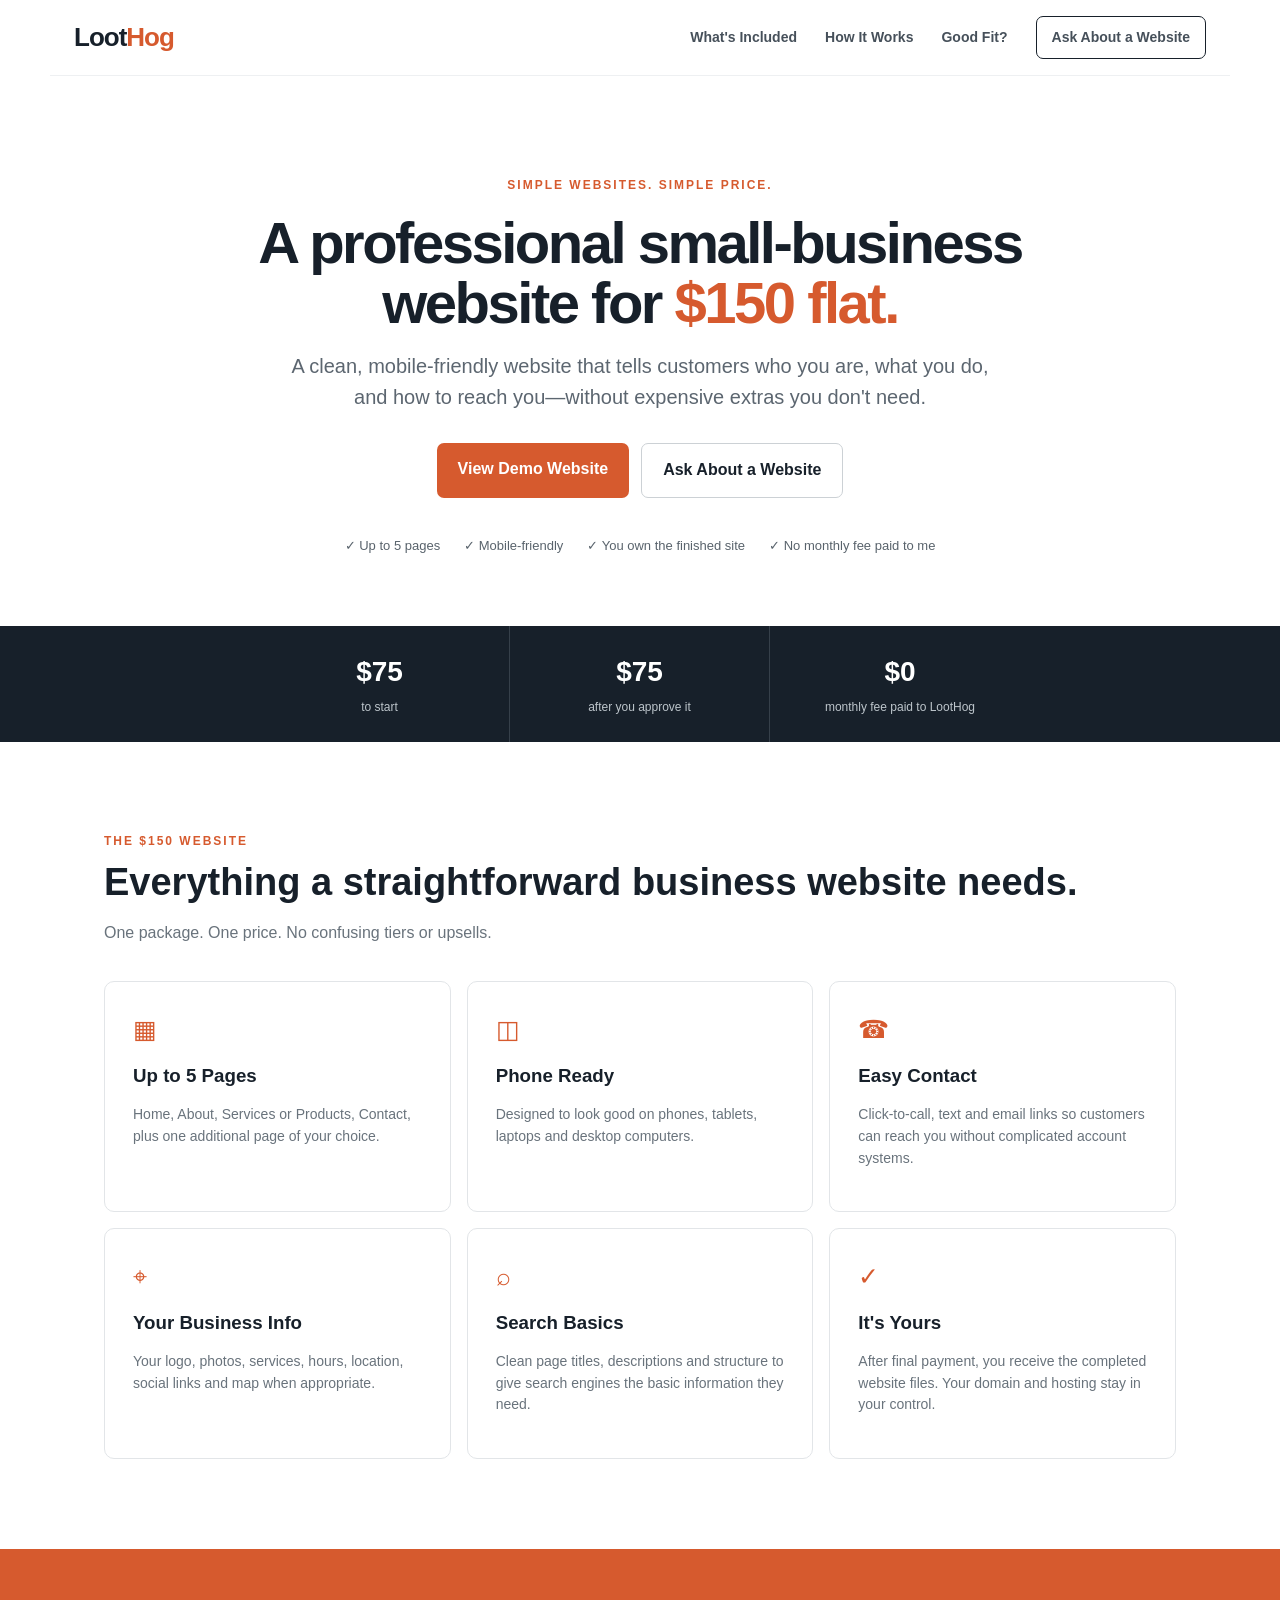
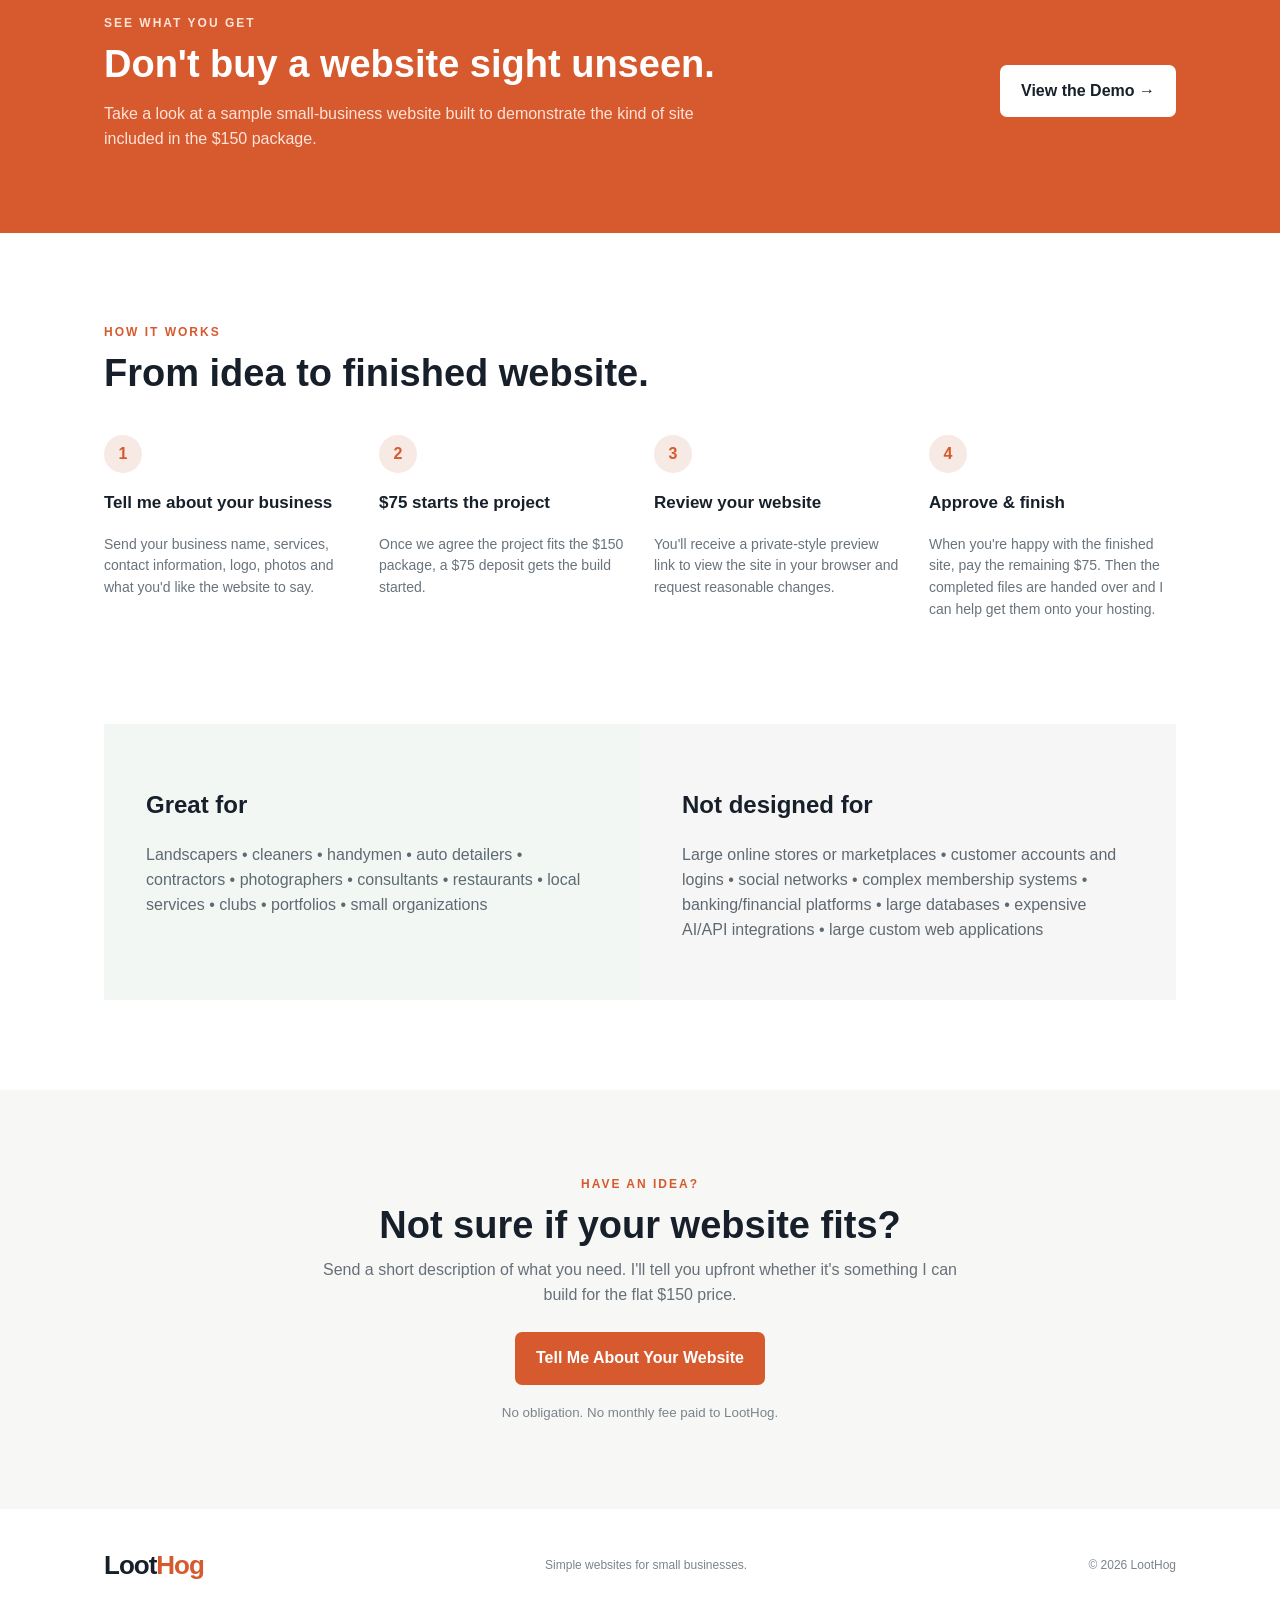
<file: index.html>
<!doctype html>
<html lang="en">
<head>
<meta charset="utf-8"><meta name="viewport" content="width=device-width,initial-scale=1">
<title>LootHog | Small Business Websites for $150</title>
<meta name="description" content="Simple, professional, mobile-friendly small business websites for a flat $150. No monthly fee paid to LootHog.">
<link rel="stylesheet" href="style.css">
</head>
<body>
<header><a class="brand" href="#top">Loot<span>Hog</span></a><nav><a href="#included">What's Included</a><a href="#process">How It Works</a><a href="#fit">Good Fit?</a><a class="nav-cta" href="contact/">Ask About a Website</a></nav></header>
<main id="top">
<section class="hero">
<div class="eyebrow">SIMPLE WEBSITES. SIMPLE PRICE.</div>
<h1>A professional small-business website for <em>$150 flat.</em></h1>
<p class="lead">A clean, mobile-friendly website that tells customers who you are, what you do, and how to reach you—without expensive extras you don't need.</p>
<div class="actions"><a class="button primary" href="#demo">View Demo Website</a><a class="button secondary" href="contact/">Ask About a Website</a></div>
<div class="trust"><span>✓ Up to 5 pages</span><span>✓ Mobile-friendly</span><span>✓ You own the finished site</span><span>✓ No monthly fee paid to me</span></div>
</section>
<section class="strip"><div><strong>$75</strong><span>to start</span></div><div><strong>$75</strong><span>after you approve it</span></div><div><strong>$0</strong><span>monthly fee paid to LootHog</span></div></section>
<section id="included" class="section"><div class="kicker">THE $150 WEBSITE</div><h2>Everything a straightforward business website needs.</h2><p class="intro">One package. One price. No confusing tiers or upsells.</p>
<div class="cards">
<article><div class="icon">▦</div><h3>Up to 5 Pages</h3><p>Home, About, Services or Products, Contact, plus one additional page of your choice.</p></article>
<article><div class="icon">◫</div><h3>Phone Ready</h3><p>Designed to look good on phones, tablets, laptops and desktop computers.</p></article>
<article><div class="icon">☎</div><h3>Easy Contact</h3><p>Click-to-call, text and email links so customers can reach you without complicated account systems.</p></article>
<article><div class="icon">⌖</div><h3>Your Business Info</h3><p>Your logo, photos, services, hours, location, social links and map when appropriate.</p></article>
<article><div class="icon">⌕</div><h3>Search Basics</h3><p>Clean page titles, descriptions and structure to give search engines the basic information they need.</p></article>
<article><div class="icon">✓</div><h3>It's Yours</h3><p>After final payment, you receive the completed website files. Your domain and hosting stay in your control.</p></article>
</div></section>
<section id="demo" class="demo"><div><div class="kicker">SEE WHAT YOU GET</div><h2>Don't buy a website sight unseen.</h2><p>Take a look at a sample small-business website built to demonstrate the kind of site included in the $150 package.</p></div><a class="button light" href="demo/">View the Demo →</a></section>
<section id="process" class="section"><div class="kicker">HOW IT WORKS</div><h2>From idea to finished website.</h2>
<div class="steps"><div><b>1</b><h3>Tell me about your business</h3><p>Send your business name, services, contact information, logo, photos and what you'd like the website to say.</p></div><div><b>2</b><h3>$75 starts the project</h3><p>Once we agree the project fits the $150 package, a $75 deposit gets the build started.</p></div><div><b>3</b><h3>Review your website</h3><p>You'll receive a private-style preview link to view the site in your browser and request reasonable changes.</p></div><div><b>4</b><h3>Approve & finish</h3><p>When you're happy with the finished site, pay the remaining $75. Then the completed files are handed over and I can help get them onto your hosting.</p></div></div>
</section>
<section id="fit" class="fit"><div class="good"><h2>Great for</h2><p>Landscapers • cleaners • handymen • auto detailers • contractors • photographers • consultants • restaurants • local services • clubs • portfolios • small organizations</p></div><div class="not"><h2>Not designed for</h2><p>Large online stores or marketplaces • customer accounts and logins • social networks • complex membership systems • banking/financial platforms • large databases • expensive AI/API integrations • large custom web applications</p></div></section>
<section class="final"><div class="kicker">HAVE AN IDEA?</div><h2>Not sure if your website fits?</h2><p>Send a short description of what you need. I'll tell you upfront whether it's something I can build for the flat $150 price.</p><a class="button primary" href="contact/">Tell Me About Your Website</a><small>No obligation. No monthly fee paid to LootHog.</small></section>
</main>
<footer><a class="brand" href="#top">Loot<span>Hog</span></a><p>Simple websites for small businesses.</p><p>© 2026 LootHog</p></footer>
</body></html>
</file>
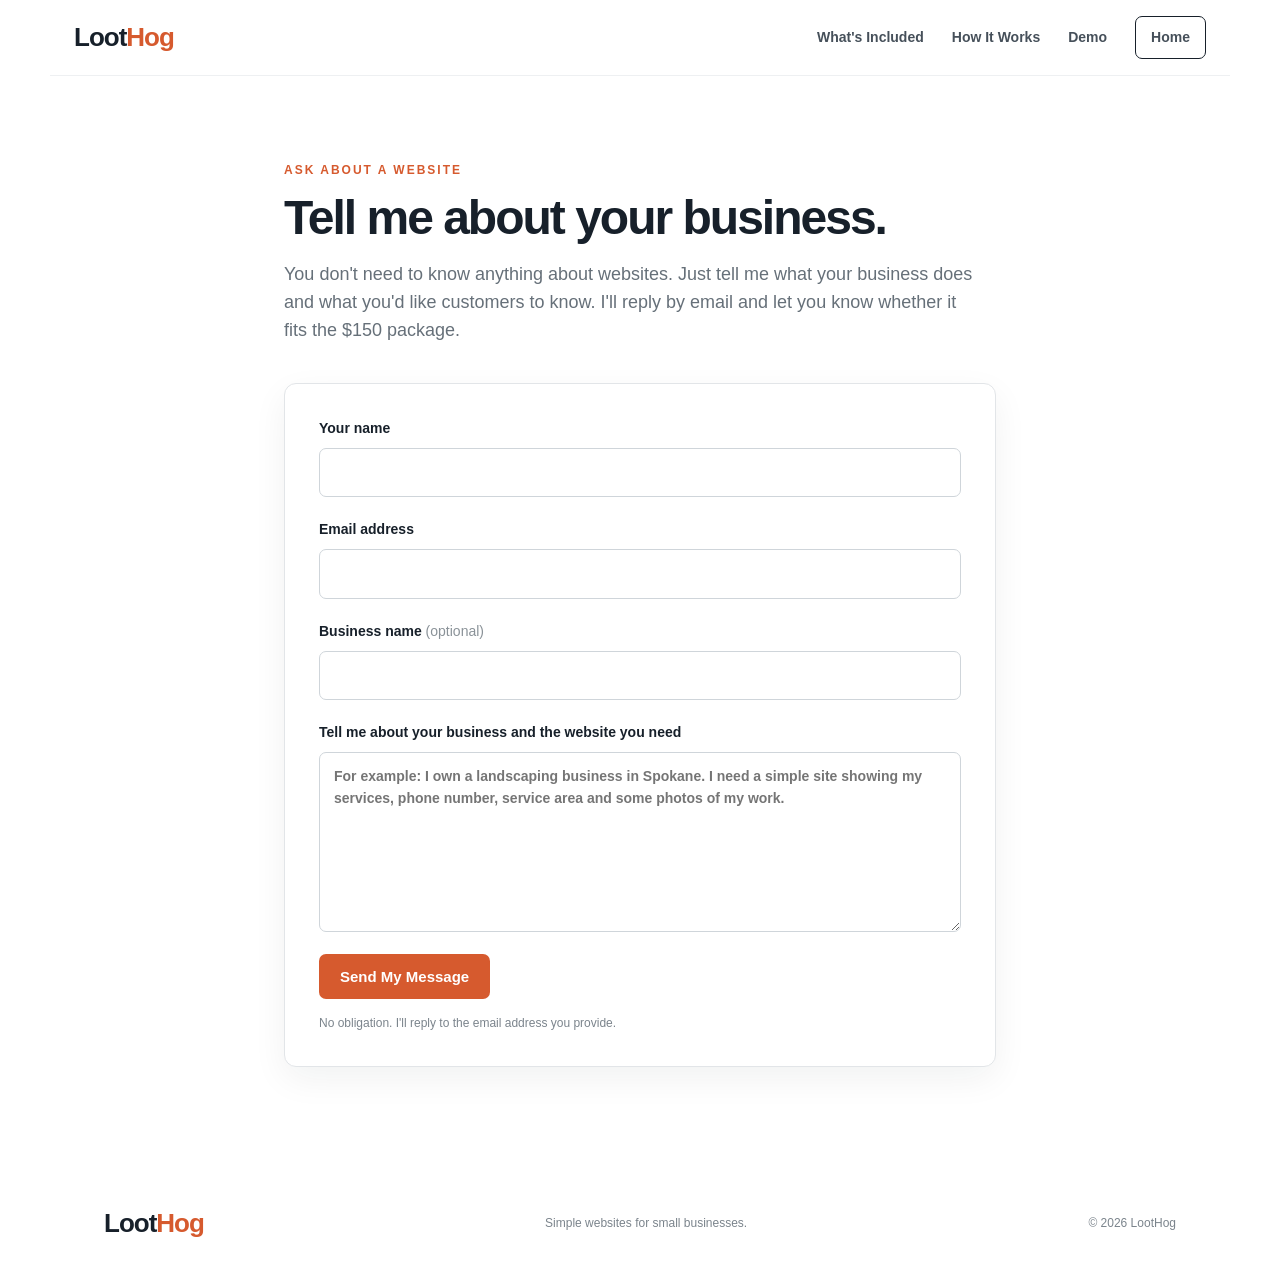
<file: contact/index.html>
<!doctype html><html lang="en"><head><meta charset="utf-8"><meta name="viewport" content="width=device-width,initial-scale=1"><title>Ask About a Website | LootHog</title><link rel="stylesheet" href="../style.css"></head><body><header><a class="brand" href="../">Loot<span>Hog</span></a><nav><a href="../#included">What's Included</a><a href="../#process">How It Works</a><a href="../demo/">Demo</a><a class="nav-cta" href="../">Home</a></nav></header><main><section class="contact-page"><div class="kicker">ASK ABOUT A WEBSITE</div><h1>Tell me about your business.</h1><p class="contact-intro">You don't need to know anything about websites. Just tell me what your business does and what you'd like customers to know. I'll reply by email and let you know whether it fits the $150 package.</p><form class="contact-form" action="https://formsubmit.co/weston.d.gross@gmail.com" method="POST"><input type="hidden" name="_subject" value="New LootHog Website Inquiry"><input type="hidden" name="_template" value="table"><input type="hidden" name="_next" value="https://loothog.com/thanks/"><input type="text" name="_honey" style="display:none"><label>Your name <input type="text" name="Name" required autocomplete="name"></label><label>Email address <input type="email" name="Email" required autocomplete="email"></label><label>Business name <span>(optional)</span><input type="text" name="Business Name" autocomplete="organization"></label><label>Tell me about your business and the website you need <textarea name="Message" rows="7" required placeholder="For example: I own a landscaping business in Spokane. I need a simple site showing my services, phone number, service area and some photos of my work."></textarea></label><button class="button primary form-button" type="submit">Send My Message</button><p class="form-note">No obligation. I'll reply to the email address you provide.</p></form></section></main><footer><a class="brand" href="../">Loot<span>Hog</span></a><p>Simple websites for small businesses.</p><p>© 2026 LootHog</p></footer></body></html>
</file>
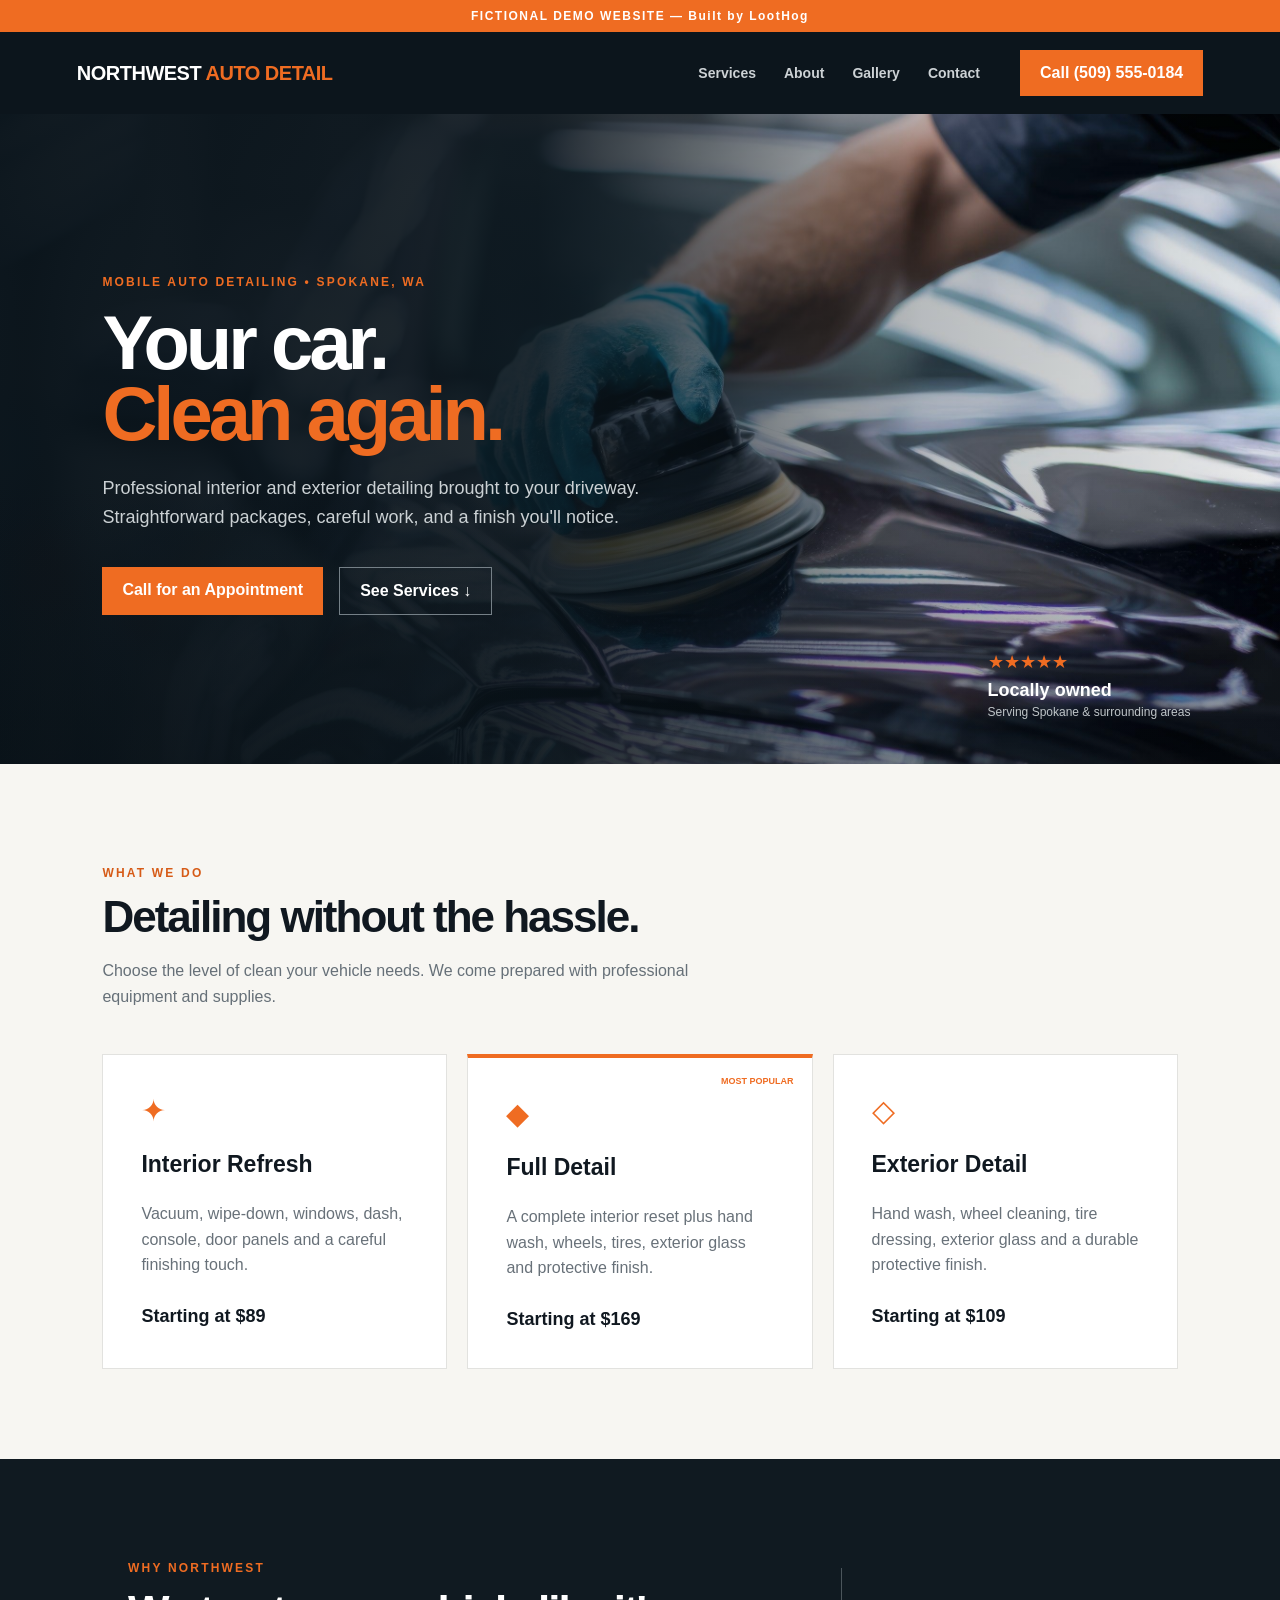
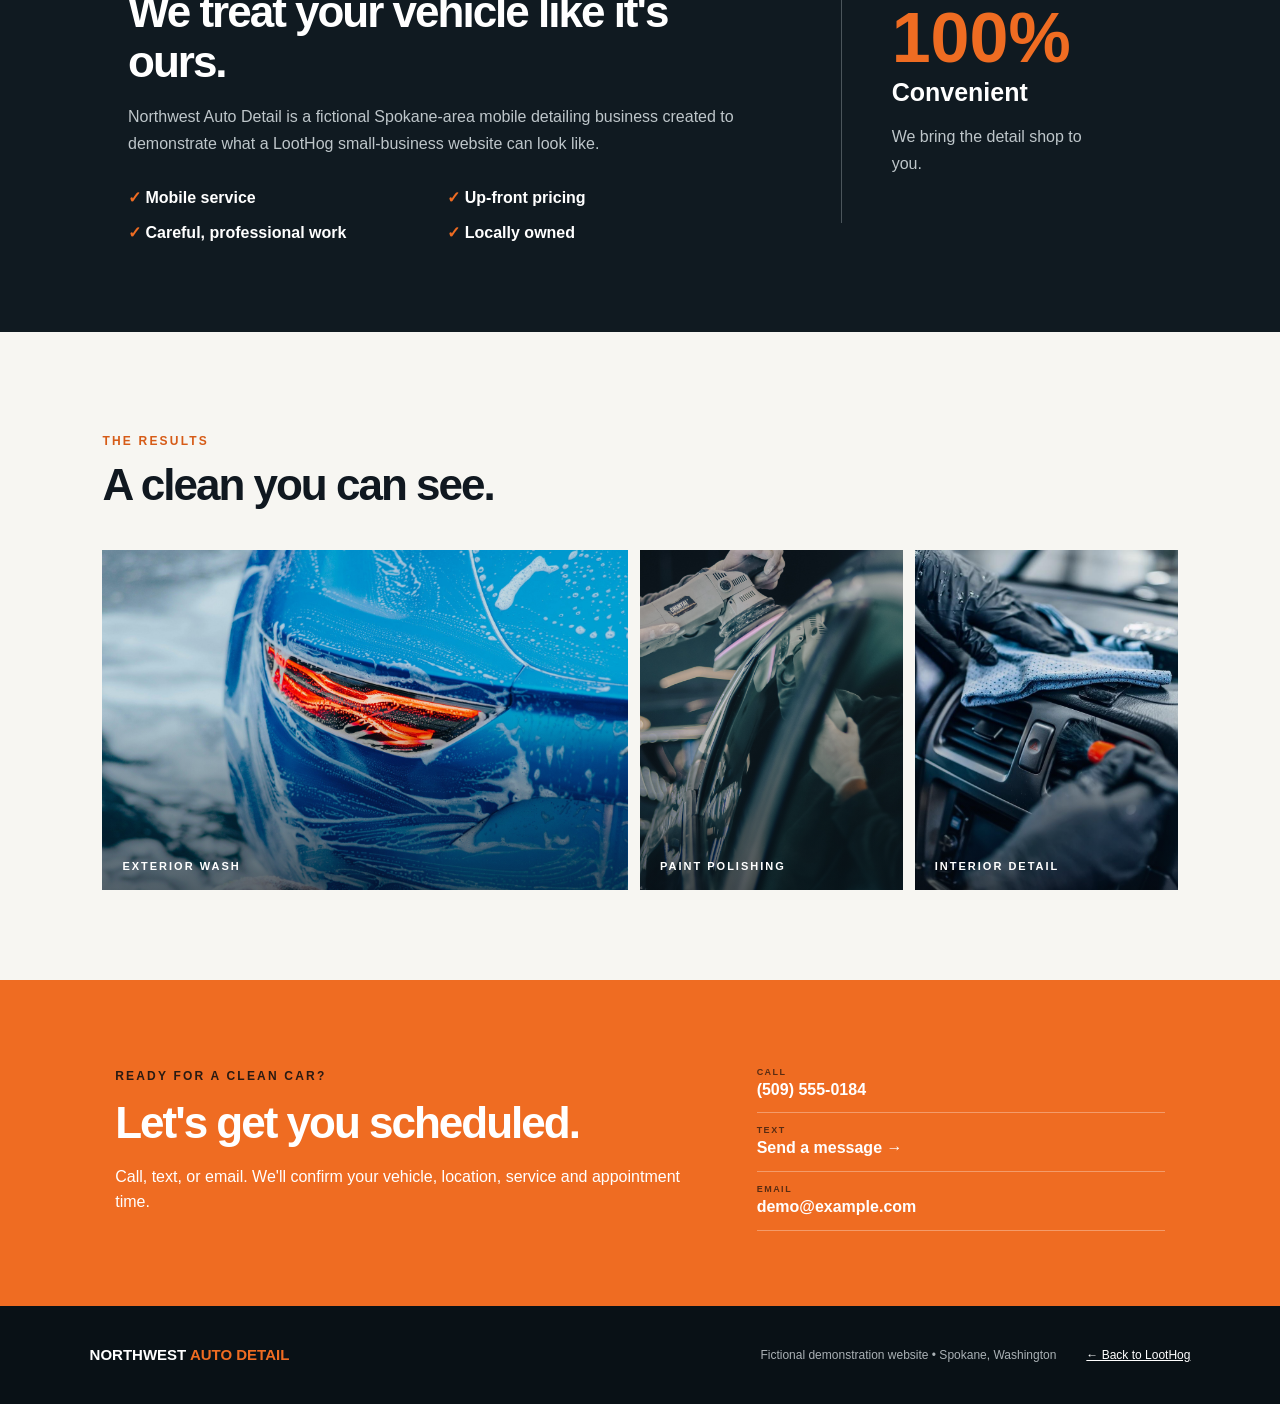
<file: demo/index.html>
<!DOCTYPE html>
<html lang="en">
<head>
<meta charset="UTF-8">
<meta name="viewport" content="width=device-width,initial-scale=1">
<meta name="robots" content="noindex">
<title>Northwest Auto Detail | Spokane, WA</title>
<link rel="stylesheet" href="style.css">
</head>
<body>
<div class="demo">FICTIONAL DEMO WEBSITE — Built by LootHog</div>
<header><a class="brand" href="#">NORTHWEST <span>AUTO DETAIL</span></a><nav><a href="#services">Services</a><a href="#about">About</a><a href="#gallery">Gallery</a><a href="#contact">Contact</a></nav><a class="call" href="tel:+15095550184">Call (509) 555-0184</a></header>
<main>
<section class="hero"><div class="shade"></div><div class="hero-copy"><p class="eyebrow">MOBILE AUTO DETAILING • SPOKANE, WA</p><h1>Your car.<br><em>Clean again.</em></h1><p>Professional interior and exterior detailing brought to your driveway. Straightforward packages, careful work, and a finish you'll notice.</p><div class="actions"><a class="primary" href="tel:+15095550184">Call for an Appointment</a><a class="secondary" href="#services">See Services ↓</a></div></div><div class="rating">★★★★★ <b>Locally owned</b><span>Serving Spokane & surrounding areas</span></div></section>
<section id="services" class="section"><p class="eyebrow dark">WHAT WE DO</p><h2>Detailing without the hassle.</h2><p class="intro">Choose the level of clean your vehicle needs. We come prepared with professional equipment and supplies.</p><div class="cards">
<article><div class="icon">✦</div><h3>Interior Refresh</h3><p>Vacuum, wipe-down, windows, dash, console, door panels and a careful finishing touch.</p><strong>Starting at $89</strong></article>
<article class="featured"><div class="tag">MOST POPULAR</div><div class="icon">◆</div><h3>Full Detail</h3><p>A complete interior reset plus hand wash, wheels, tires, exterior glass and protective finish.</p><strong>Starting at $169</strong></article>
<article><div class="icon">◇</div><h3>Exterior Detail</h3><p>Hand wash, wheel cleaning, tire dressing, exterior glass and a durable protective finish.</p><strong>Starting at $109</strong></article>
</div></section>
<section id="about" class="about"><div><p class="eyebrow">WHY NORTHWEST</p><h2>We treat your vehicle like it's ours.</h2><p>Northwest Auto Detail is a fictional Spokane-area mobile detailing business created to demonstrate what a LootHog small-business website can look like.</p><div class="checks"><span>✓ Mobile service</span><span>✓ Up-front pricing</span><span>✓ Careful, professional work</span><span>✓ Locally owned</span></div></div><div class="stat"><b>100%</b><span>Convenient</span><p>We bring the detail shop to you.</p></div></section>
<section id="gallery" class="gallery section"><p class="eyebrow dark">THE RESULTS</p><h2>A clean you can see.</h2><div class="photo-grid"><div class="photo p1"><span>EXTERIOR WASH</span></div><div class="photo p2"><span>PAINT POLISHING</span></div><div class="photo p3"><span>INTERIOR DETAIL</span></div></div></section>
<section id="contact" class="contact"><div><p class="eyebrow">READY FOR A CLEAN CAR?</p><h2>Let's get you scheduled.</h2><p>Call, text, or email. We'll confirm your vehicle, location, service and appointment time.</p></div><div class="contact-links"><a href="tel:+15095550184"><small>CALL</small>(509) 555-0184</a><a href="sms:+15095550184"><small>TEXT</small>Send a message →</a><a href="mailto:demo@example.com"><small>EMAIL</small>demo@example.com</a></div></section>
</main>
<footer><b>NORTHWEST <span>AUTO DETAIL</span></b><p>Fictional demonstration website • Spokane, Washington</p><a href="../">← Back to LootHog</a></footer>
</body></html>
</file>
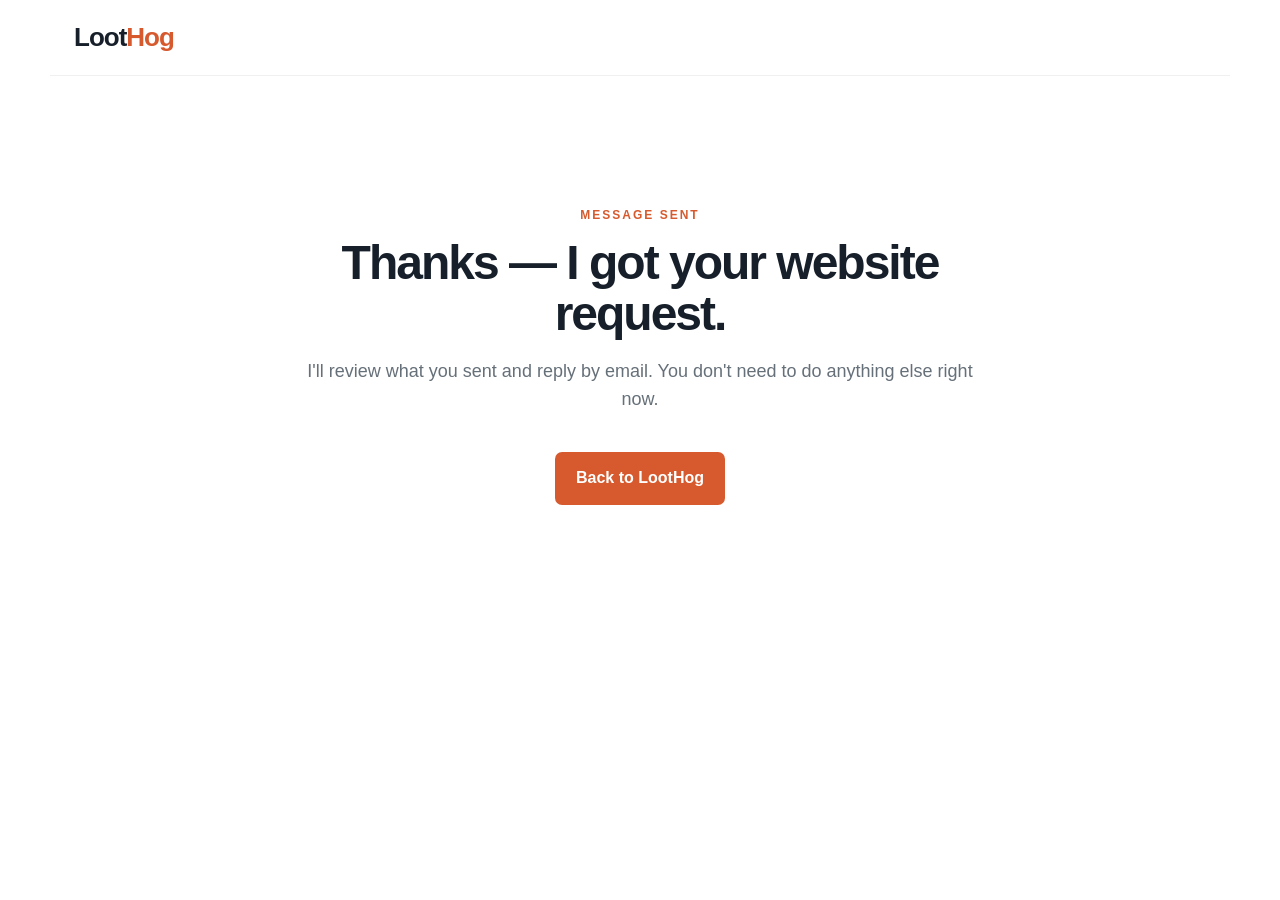
<file: thanks/index.html>
<!doctype html><html lang="en"><head><meta charset="utf-8"><meta name="viewport" content="width=device-width,initial-scale=1"><title>Message Sent | LootHog</title><link rel="stylesheet" href="../style.css"></head><body><header><a class="brand" href="../">Loot<span>Hog</span></a></header><main><section class="contact-page thanks"><div class="kicker">MESSAGE SENT</div><h1>Thanks — I got your website request.</h1><p class="contact-intro">I'll review what you sent and reply by email. You don't need to do anything else right now.</p><a class="button primary" href="../">Back to LootHog</a></section></main></body></html>
</file>
<file: style.css>
*{box-sizing:border-box}html{scroll-behavior:smooth}body{margin:0;font-family:Arial,Helvetica,sans-serif;color:#17202a;background:#fff;line-height:1.55}header{height:76px;display:flex;align-items:center;justify-content:space-between;max-width:1180px;margin:auto;padding:0 24px;border-bottom:1px solid #eef0f2}.brand{font-size:26px;font-weight:900;color:#17202a;text-decoration:none;letter-spacing:-1px}.brand span{color:#d65a2e}nav{display:flex;align-items:center;gap:28px}nav a{color:#46505a;text-decoration:none;font-size:14px;font-weight:700}.nav-cta{border:1px solid #17202a;padding:10px 15px;border-radius:7px}.hero{max-width:1050px;margin:auto;text-align:center;padding:100px 24px 70px}.eyebrow,.kicker{font-size:12px;font-weight:900;letter-spacing:2px;color:#d65a2e}.hero h1{font-size:58px;line-height:1.04;letter-spacing:-2.5px;max-width:850px;margin:18px auto}.hero h1 em{font-style:normal;color:#d65a2e}.lead{max-width:700px;margin:0 auto 30px;color:#5c6670;font-size:20px}.actions{display:flex;justify-content:center;gap:12px;flex-wrap:wrap}.button{display:inline-block;text-decoration:none;font-weight:800;padding:14px 21px;border-radius:7px}.primary{background:#d65a2e;color:white}.secondary{border:1px solid #ccd1d5;color:#17202a}.trust{display:flex;justify-content:center;gap:24px;flex-wrap:wrap;margin-top:38px;font-size:13px;color:#59636c}.strip{background:#17202a;color:#fff;display:flex;justify-content:center}.strip div{width:260px;padding:24px;text-align:center;border-right:1px solid #36404a}.strip div:last-child{border:0}.strip strong{font-size:28px;display:block}.strip span{font-size:12px;color:#bdc5cb}.section{max-width:1120px;margin:auto;padding:90px 24px}.section>h2,.demo h2,.final h2{font-size:38px;line-height:1.15;margin:10px 0}.intro{color:#69737c;margin-bottom:36px}.cards{display:grid;grid-template-columns:repeat(3,1fr);gap:16px}.cards article{border:1px solid #e2e5e8;border-radius:10px;padding:28px}.cards h3{margin:12px 0 5px}.cards p,.steps p{color:#69737c;font-size:14px}.icon{font-size:25px;color:#d65a2e}.demo{background:#d65a2e;color:white;padding:65px max(24px,calc((100% - 1072px)/2));display:flex;align-items:center;justify-content:space-between;gap:35px}.demo p{max-width:650px;color:#ffe3d9}.demo .kicker{color:#ffe3d9}.light{background:#fff;color:#17202a;white-space:nowrap}.steps{display:grid;grid-template-columns:repeat(4,1fr);gap:28px;margin-top:40px}.steps b{display:grid;place-items:center;background:#f7e9e4;color:#d65a2e;width:38px;height:38px;border-radius:50%}.steps h3{font-size:17px}.fit{display:grid;grid-template-columns:1fr 1fr;max-width:1120px;margin:0 auto 90px;padding:0 24px}.fit>div{padding:42px}.good{background:#f2f7f4}.not{background:#f6f6f6}.fit p{color:#5f6971}.final{text-align:center;background:#f7f7f5;padding:85px 24px}.final p{max-width:650px;margin:10px auto 25px;color:#667079}.final small{display:block;margin-top:18px;color:#7b848c}footer{max-width:1120px;margin:auto;padding:35px 24px;display:flex;align-items:center;justify-content:space-between;color:#7b848c;font-size:12px}
@media(max-width:800px){header{height:auto;padding:18px 20px}nav a:not(.nav-cta){display:none}.hero{padding:70px 20px 50px}.hero h1{font-size:42px}.lead{font-size:18px}.strip{flex-direction:column}.strip div{width:100%;border-right:0;border-bottom:1px solid #36404a}.cards{grid-template-columns:1fr}.steps{grid-template-columns:1fr}.demo{flex-direction:column;align-items:flex-start}.fit{grid-template-columns:1fr}.section>h2,.demo h2,.final h2{font-size:32px}footer{flex-direction:column;gap:5px;text-align:center}}.contact-page{max-width:760px;margin:auto;padding:85px 24px 100px}.contact-page h1{font-size:48px;line-height:1.08;letter-spacing:-2px;margin:12px 0 18px}.contact-intro{font-size:18px;color:#667079;max-width:690px;margin-bottom:38px}.contact-form{border:1px solid #e2e5e8;border-radius:12px;padding:34px;background:#fff;box-shadow:0 12px 35px rgba(23,32,42,.06)}.contact-form label{display:block;font-weight:800;font-size:14px;margin-bottom:22px}.contact-form label span{font-weight:400;color:#8a9298}.contact-form input,.contact-form textarea{display:block;width:100%;margin-top:8px;border:1px solid #cfd5da;border-radius:7px;padding:13px 14px;font:inherit;color:#17202a;background:#fff}.contact-form textarea{resize:vertical}.contact-form input:focus,.contact-form textarea:focus{outline:2px solid #efc0af;border-color:#d65a2e}.form-button{border:0;cursor:pointer;font-size:15px}.form-note{font-size:12px;color:#7b848c;margin:15px 0 0}.thanks{min-height:65vh;text-align:center;padding-top:130px}.thanks .contact-intro{margin-left:auto;margin-right:auto}@media(max-width:800px){.contact-page{padding-top:55px}.contact-page h1{font-size:38px}.contact-form{padding:24px}}
</file>
<file: demo/style.css>
*{box-sizing:border-box}html{scroll-behavior:smooth}body{margin:0;font-family:Arial,Helvetica,sans-serif;color:#101820;background:#f7f6f2}.demo{background:#ef6c22;color:white;text-align:center;font-size:12px;font-weight:800;letter-spacing:1.5px;padding:9px}header{height:82px;background:#0c151c;color:white;display:flex;align-items:center;padding:0 6%;gap:40px;position:relative;z-index:5}.brand{font-weight:900;font-size:20px;color:white;text-decoration:none;letter-spacing:-.5px}.brand span,footer span{color:#ef6c22}nav{display:flex;gap:28px;margin-left:auto}nav a{color:#cdd2d5;text-decoration:none;font-size:14px;font-weight:700}.call,.primary{background:#ef6c22;color:white;text-decoration:none;padding:14px 20px;font-weight:800}.hero{min-height:650px;background:linear-gradient(90deg,rgba(10,20,27,.98) 0%,rgba(10,20,27,.90) 42%,rgba(10,20,27,.28) 72%,rgba(10,20,27,.08) 100%),url("1.jpg") center/cover no-repeat;position:relative;color:white;display:flex;align-items:center;padding:70px 8%;overflow:hidden}.hero:after{content:"";position:absolute;inset:0;background:linear-gradient(0deg,rgba(5,12,17,.28),transparent 45%);pointer-events:none}.hero-copy{max-width:660px;z-index:2}.eyebrow{color:#ef6c22;font-size:12px;letter-spacing:2.2px;font-weight:900}.hero h1{font-size:76px;line-height:.94;margin:18px 0 24px;letter-spacing:-4px}.hero h1 em{font-style:normal;color:#ef6c22}.hero-copy>p:not(.eyebrow){max-width:570px;color:#cbd1d4;font-size:18px;line-height:1.65}.actions{display:flex;gap:16px;margin-top:34px}.secondary{border:1px solid #758087;color:white;padding:14px 20px;text-decoration:none;font-weight:700}.rating{position:absolute;z-index:3;right:7%;bottom:45px;color:#ef6c22;font-size:18px}.rating b,.rating span{display:block;color:white}.rating b{margin-top:7px}.rating span{font-size:12px;color:#bfc5c8;margin-top:4px}.section{padding:90px 8%;max-width:1400px;margin:auto}.dark{color:#d65b17}.section h2,.about h2,.contact h2{font-size:44px;letter-spacing:-2px;margin:10px 0 15px}.intro{color:#667078;max-width:650px;line-height:1.6}.cards{display:grid;grid-template-columns:repeat(3,1fr);gap:20px;margin-top:45px}.cards article{background:white;padding:38px;border:1px solid #e2e2df;position:relative}.cards article.featured{border-top:4px solid #ef6c22}.tag{position:absolute;right:18px;top:18px;font-size:9px;font-weight:900;color:#ef6c22}.icon{font-size:30px;color:#ef6c22}.cards h3{font-size:23px}.cards p{color:#687179;line-height:1.6;min-height:80px}.cards strong{display:block;margin-top:25px;font-size:18px}.about{background:#101a21;color:white;padding:90px 10%;display:grid;grid-template-columns:2fr 1fr;gap:90px;align-items:center}.about>div>p:not(.eyebrow){color:#bec6ca;line-height:1.7;max-width:650px}.checks{display:grid;grid-template-columns:1fr 1fr;gap:16px;margin-top:30px}.checks span{font-weight:700}.checks span::first-letter{color:#ef6c22}.stat{border-left:1px solid #4b555b;padding:30px 50px}.stat b{display:block;color:#ef6c22;font-size:70px}.stat span{font-size:25px;font-weight:800}.stat p{color:#aeb7bc}.gallery{background:#f7f6f2}.photo-grid{display:grid;grid-template-columns:2fr 1fr 1fr;gap:12px;height:340px;margin-top:40px}.photo{position:relative;background:#273139;overflow:hidden}.photo{background-size:cover;background-position:center}.p1{background-image:linear-gradient(0deg,rgba(5,12,17,.55),transparent 55%),url("2.jpg")}.p2{background-image:linear-gradient(0deg,rgba(5,12,17,.55),transparent 55%),url("3.jpg")}.p3{background-image:linear-gradient(0deg,rgba(5,12,17,.55),transparent 55%),url("4.jpg")}.photo span{position:absolute;left:20px;bottom:18px;color:white;font-weight:900;letter-spacing:2px;font-size:11px}.contact{background:#ef6c22;color:white;padding:75px 9%;display:grid;grid-template-columns:1.4fr 1fr;gap:70px}.contact .eyebrow{color:#2a1a12}.contact p{line-height:1.6}.contact-links{display:grid}.contact-links a{color:white;text-decoration:none;border-bottom:1px solid #f49b69;padding:12px 0;font-weight:800}.contact-links small{display:block;color:#592c13;font-size:9px;letter-spacing:1.5px;margin-bottom:4px}footer{background:#091116;color:#aab1b5;padding:30px 7%;display:flex;align-items:center;gap:30px;font-size:12px}footer b{color:white;font-size:15px}footer p{margin-left:auto}footer a{color:white}@media(max-width:800px){header{height:auto;padding:18px 5%;flex-wrap:wrap}nav{order:3;width:100%;justify-content:space-between;gap:8px}.call{margin-left:auto;font-size:12px}.hero{min-height:600px;padding:60px 7%}.hero:after{opacity:.25;width:80%}.hero h1{font-size:52px}.rating{display:none}.actions{flex-direction:column;align-items:flex-start}.cards{grid-template-columns:1fr}.cards p{min-height:auto}.about,.contact{grid-template-columns:1fr;gap:30px}.stat{border-left:0;border-top:1px solid #4b555b;padding:30px 0}.photo-grid{grid-template-columns:1fr;height:auto}.photo{height:220px}.section h2,.about h2,.contact h2{font-size:36px}.checks{grid-template-columns:1fr}footer{flex-wrap:wrap}footer p{margin-left:0;width:100%}}
</file>
